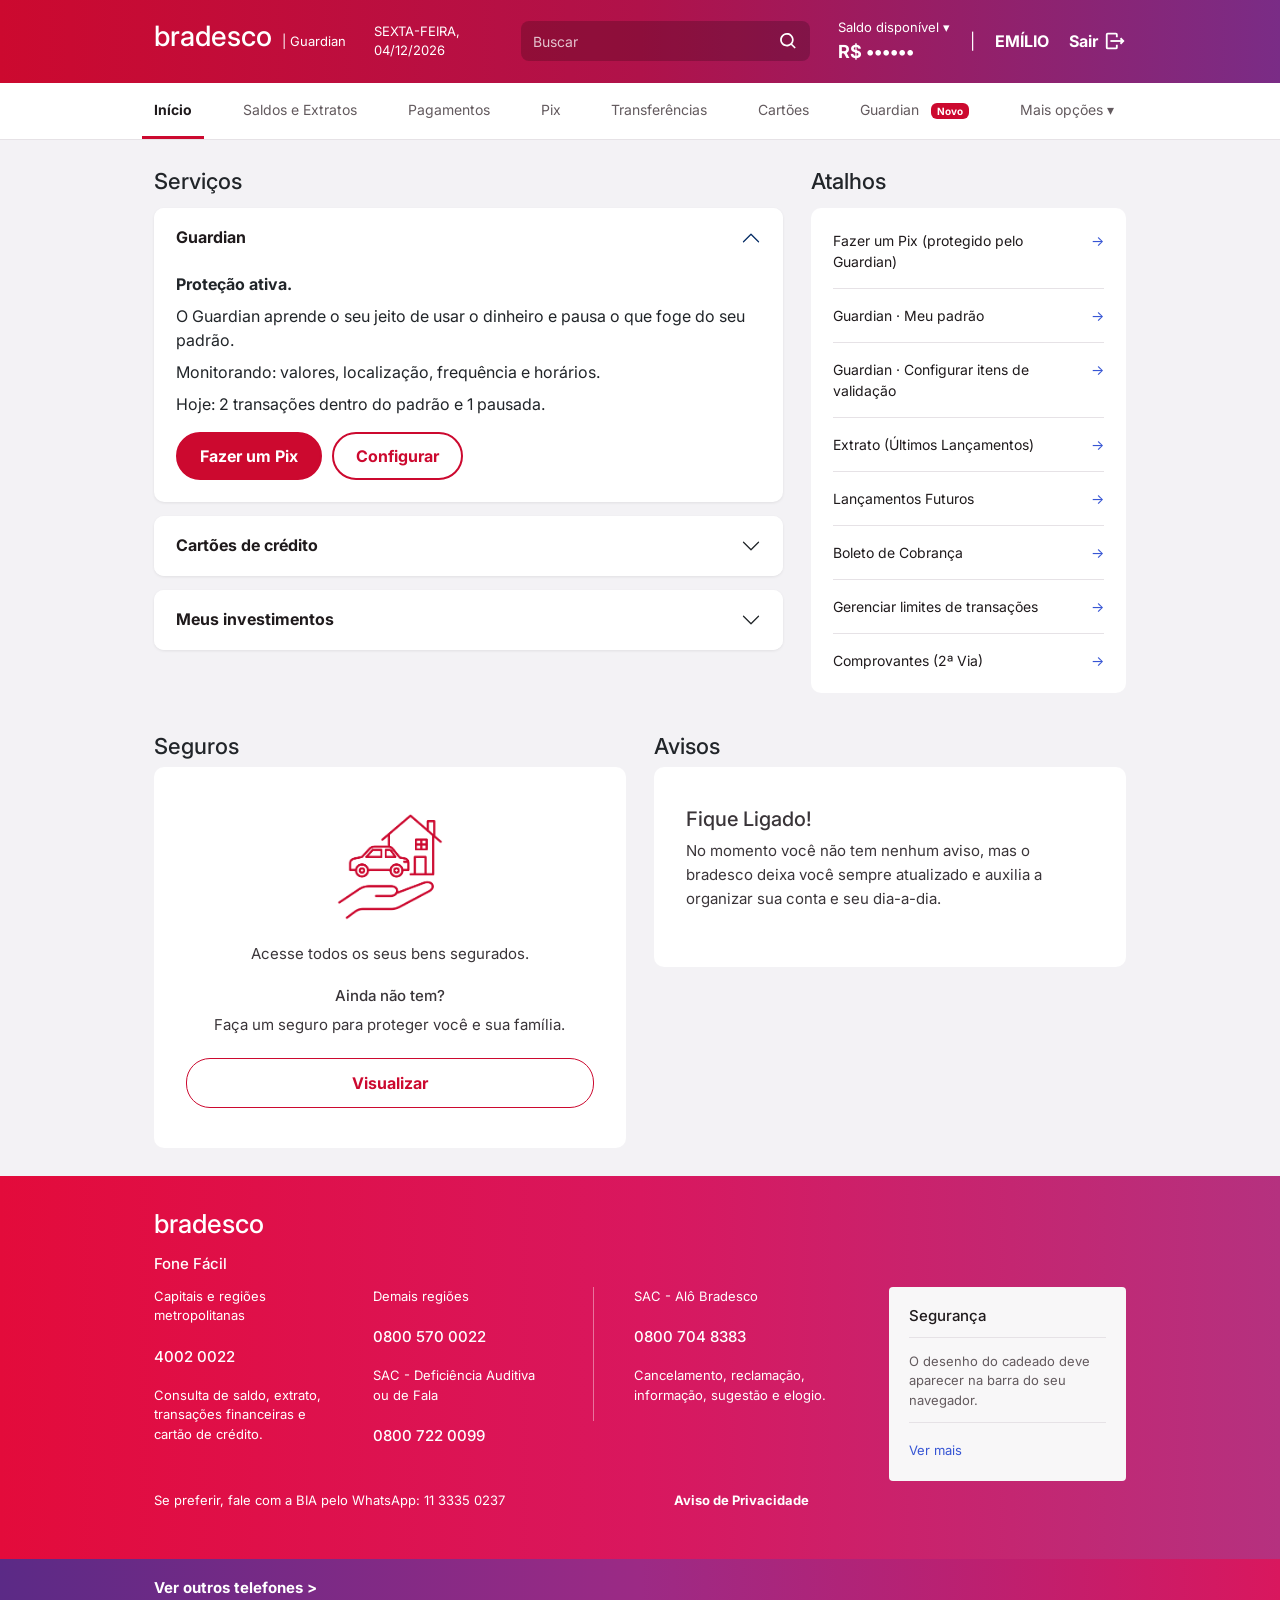
<file: index.html>
<!DOCTYPE html>
<html lang="pt-BR">

<head>
    <meta charset="UTF-8">
    <meta name="viewport" content="width=device-width, initial-scale=1.0">
    <title>Bradesco | Guardian</title>
    <link href="https://fonts.googleapis.com/css2?family=Inter:wght@400;500;600;700;800&display=swap" rel="stylesheet">
    <link href="https://cdn.jsdelivr.net/npm/bootstrap@5.0.2/dist/css/bootstrap.min.css" rel="stylesheet"
        integrity="sha384-EVSTQN3/azprG1Anm3QDgpJLIm9Nao0Yz1ztcQTwFspd3yD65VohhpuuCOmLASjC" crossorigin="anonymous">
    <link rel="stylesheet" href="src/style/main.css">
</head>

<body class="home">
    <div class="topbar">
        <div class="title">
            <h1>bradesco</h1>
            <span class="partner">| Guardian</span>
        </div>
        <span class="data" id="today-data"></span>
        <label class="search">
            <input type="search" placeholder="Buscar" aria-label="Buscar">
            <svg class="icon" viewBox="-2.5 -2.5 24 24" aria-hidden="true">
                <path
                    d="M8 14A6 6 0 1 0 8 2a6 6 0 0 0 0 12zm6.32-1.094l3.58 3.58a1 1 0 1 1-1.415 1.413l-3.58-3.58a8 8 0 1 1 1.414-1.414z" />
            </svg>
        </label>
        <div class="balance">
            <button type="button" class="balance-button" onclick="changeBalance()">
                <span class="available-balance">Saldo disponível ▾</span>
                <span class="balance-amount" id="balance-amount">R$ ••••••</span>
            </button>
            <div class="user">
                <span>|</span>
                <span class="avatar">E</span>
                <span class="name">EMÍLIO</span>
                <button type="button" class="bell" aria-label="Notificações">
                    <svg class="icon icon-line" viewBox="0 0 24 24" aria-hidden="true">
                        <path d="M6 16V11a6 6 0 0 1 12 0v5l1.5 2h-15z"></path>
                        <path d="M10 20a2 2 0 0 0 4 0"></path>
                    </svg>
                </button>
                <button type="button" class="exit">
                    Sair
                    <svg class="icon icon-line" viewBox="0 0 24 24" aria-hidden="true">
                        <polyline points="18 9 21 12 18 15"></polyline>
                        <line x1="21" y1="12" x2="7" y2="12"></line>
                        <path d="M14,16v3a1,1,0,0,1-1,1H4a1,1,0,0,1-1-1V5A1,1,0,0,1,4,4h9a1,1,0,0,1,1,1V8"></path>
                    </svg>
                </button>
            </div>
        </div>

    </div>
    <header class="button-navbar">
        <nav class="navbar">
            <a href="index.html" class="active">Início</a>
            <a href="">Saldos e Extratos</a>
            <a href="">Pagamentos</a>
            <a href="src/pages/pix.html">Pix</a>
            <a href="">Transferências</a>
            <a href="">Cartões</a>
            <a href="src/pages/guardian.html">Guardian <span class="new">Novo</span></a>
            <a href="">Mais opções ▾</a>
        </nav>
    </header>

    <main>
        <!-- só aparece no celular -->
        <section class="favorites">
            <h2 class="section-title">Favoritos</h2>
            <div class="fav-grid">
                <a href="#">
                    <span><svg class="fav-icon" viewBox="0 0 24 24">
                            <path d="M4 8h14l-3-3M20 16H6l3 3" />
                        </svg></span>
                    Transferências
                </a>
                <a href="src/pages/pix.html">
                    <span><svg class="fav-icon" viewBox="0 0 24 24">
                            <path d="M12 3l4 4-4 4-4-4zM12 13l4 4-4 4-4-4zM3 12l4-4M21 12l-4-4M3 12l4 4M21 12l-4 4" />
                        </svg></span>
                    Pix
                </a>
                <a href="#">
                    <span><svg class="fav-icon" viewBox="0 0 24 24">
                            <path d="M4 6v12M7 6v12M11 6v12M14 6v12M17 6v12M20 6v12" />
                        </svg></span>
                    Pagamentos
                </a>
                <a href="#">
                    <span><svg class="fav-icon" viewBox="0 0 24 24">
                            <rect x="3" y="6" width="18" height="12" rx="2" />
                            <path d="M3 10h18" />
                        </svg></span>
                    Cartões
                </a>
                <a href="src/pages/guardian.html" class="fav-guardian">
                    <span><svg class="fav-icon" viewBox="0 0 24 24">
                            <path d="M12 3l7 3v6c0 4.5-3 8-7 9-4-1-7-4.5-7-9V6z" />
                            <path d="M9 12l2 2 4-4" />
                        </svg></span>
                    Guardian
                </a>
                <a href="#">
                    <span><svg class="fav-icon" viewBox="0 0 24 24">
                            <path d="M4 18l5-6 4 3 7-8" />
                        </svg></span>
                    Investimentos
                </a>
                <a href="#">
                    <span><svg class="fav-icon" viewBox="0 0 24 24">
                            <circle cx="12" cy="12" r="8" />
                            <path
                                d="M14.5 9.5c-.5-1-1.5-1.5-2.5-1.5-1.5 0-2.5.8-2.5 2s1 1.7 2.5 2 2.5.8 2.5 2-1 2-2.5 2c-1 0-2-.5-2.5-1.5" />
                        </svg></span>
                    Empréstimos
                </a>
                <a href="#" class="fav-edit">
                    <span><svg class="fav-icon" viewBox="0 0 24 24">
                            <path d="M4 7h10M18 7h2M4 17h4M12 17h8" />
                            <circle cx="16" cy="7" r="2" />
                            <circle cx="10" cy="17" r="2" />
                        </svg></span>
                    Personalizar
                </a>
            </div>

            <a href="src/pages/guardian.html" class="promo">
                <span class="promo-img">
                    <svg viewBox="0 0 24 24">
                        <path d="M12 3l7 3v6c0 4.5-3 8-7 9-4-1-7-4.5-7-9V6z" />
                        <path d="M9 12l2 2 4-4" />
                    </svg>
                </span>
                <span class="promo-text">
                    <strong>Seu Pix agora tem o Guardian</strong>
                    <span>Proteção contra golpes que aprende o seu padrão</span>
                </span>
                <span class="promo-arrow">›</span>
            </a>
        </section>

        <div class="home-grid">
            <section>
                <h2 class="section-title">Serviços</h2>
                <div class="accordion accordion-flush" id="services">
                    <div class="accordion-item">
                        <h2 class="accordion-header" id="guardian-header">
                            <button class="accordion-button" type="button" data-bs-toggle="collapse"
                                data-bs-target="#guardian" aria-expanded="true" aria-controls="guardian">
                                Guardian
                            </button>
                        </h2>
                        <div id="guardian" class="accordion-collapse collapse show" aria-labelledby="guardian-header"
                            data-bs-parent="#services">
                            <div class="accordion-body">
                                <p><strong>Proteção ativa.</strong></p>
                                <p>O Guardian aprende o seu jeito de usar o dinheiro e pausa o que foge do seu padrão.
                                </p>
                                <p>Monitorando: valores, localização, frequência e horários.</p>
                                <p>Hoje: 2 transações dentro do padrão e 1 pausada.</p>
                                <div class="accordion-actions">
                                    <a href="src/pages/pix.html" class="btn-red">Fazer um Pix</a>
                                    <a href="src/pages/guardian.html" class="btn-outline">Configurar</a>
                                </div>
                            </div>
                        </div>
                    </div>
                    <div class="accordion-item">
                        <h2 class="accordion-header" id="cards-header">
                            <button class="accordion-button collapsed" type="button" data-bs-toggle="collapse"
                                data-bs-target="#cards" aria-expanded="false" aria-controls="cards">
                                Cartões de crédito
                            </button>
                        </h2>
                        <div id="cards" class="accordion-collapse collapse" aria-labelledby="cards-header"
                            data-bs-parent="#services">
                            <div class="accordion-body">
                                <p><strong>Fatura atual: R$ 1.245,80</strong> · vence em 10/12</p>
                                <p>Limite disponível: R$ 3.754,20</p>
                                <p>Use o cartão virtual para compras on-line com mais segurança.</p>
                                <div class="accordion-actions">
                                    <a href="#" class="btn-red">Ver fatura</a>
                                    <a href="#" class="btn-outline">Cartão virtual</a>
                                </div>
                            </div>
                        </div>
                    </div>

                    <div class="accordion-item">
                        <h2 class="accordion-header" id="investments-header">
                            <button class="accordion-button collapsed" type="button" data-bs-toggle="collapse"
                                data-bs-target="#investments" aria-expanded="false" aria-controls="investments">
                                Meus investimentos
                            </button>
                        </h2>
                        <div id="investments" class="accordion-collapse collapse" aria-labelledby="investments-header"
                            data-bs-parent="#services">
                            <div class="accordion-body">
                                <p><strong>Total investido: R$ 8.920,00</strong></p>
                                <p>Rendimento no mês: R$ 74,30</p>
                                <p>Conheça opções de investimento de acordo com o seu perfil.</p>
                                <div class="accordion-actions">
                                    <a href="#" class="btn-red">Ver investimentos</a>
                                    <a href="#" class="btn-outline">Investir</a>
                                </div>
                            </div>
                        </div>
                    </div>
                </div>
            </section>

            <section>
                <h2 class="section-title">Atalhos</h2>
                <div class="shortcuts">
                    <a href="src/pages/pix.html">Fazer um Pix (protegido pelo Guardian) <span>→</span></a>
                    <a href="src/pages/guardian.html">Guardian · Meu padrão <span>→</span></a>
                    <a href="src/pages/guardian.html">Guardian · Configurar itens de validação <span>→</span></a>
                    <a href="#">Extrato (Últimos Lançamentos) <span>→</span></a>
                    <a href="#">Lançamentos Futuros <span>→</span></a>
                    <a href="#">Boleto de Cobrança <span>→</span></a>
                    <a href="#">Gerenciar limites de transações <span>→</span></a>
                    <a href="#">Comprovantes (2ª Via) <span>→</span></a>
                </div>
            </section>
        </div>

        <div class="bottom-grid">
        <section class="last-cards">
            <div>
                <h2>Seguros</h2>
                <div class="text-cards">
                    <img src="src/assets/imgs/icone-seguro.png" alt="Seguros" width="80">
                    <p>Acesse todos os seus bens segurados.</p>
                    <h3>Ainda não tem?</h3>
                    <p>Faça um seguro para proteger você e sua família.</p>
                    <a href="#" class="card-button">Visualizar</a>
                </div>
            </div>
        </section>
        <section class="last-cards">
            <div>
                <h2>Avisos</h2>
                <div class="text-cards-second">
                    <h3>Fique Ligado!</h3>
                    <p>No momento você não tem nenhum aviso, mas o bradesco deixa você sempre atualizado e auxilia a organizar sua conta e seu dia-a-dia.</p>
                </div>
            </div>

        </section>
    </div>
    </main>

    <footer>
        <div class="title-footer">
            <h2>bradesco</h2>
            <h4>Fone Fácil</h4>
            <div class="columns">
                <div class="first-column">
                    <p>Capitais e regiões metropolitanas</p>
                    <h4>4002 0022</h4>
                    <p>Consulta de saldo, extrato, transações financeiras e cartão de crédito.</p>
                </div>
                <div class="second-column">
                    <p>Demais regiões</p>
                    <h4>0800 570 0022</h4>
                    <p>SAC - Deficiência Auditiva ou de Fala</p>
                    <h4>0800 722 0099</h4>
                </div>
                <div class="third-column">
                    <p>SAC - Alô Bradesco</p>
                    <h4>0800 704 8383</h4>
                    <p>Cancelamento, reclamação, informação, sugestão e elogio.</p>
                </div>
                <div class="card-column">
                    <h4>Segurança</h4>
                    <p>O desenho do cadeado deve aparecer na barra do seu navegador.</p>
                    <a href="#">Ver mais</a>
                </div>
            </div>

            <div class="footer-links">
                <p>Se preferir, fale com a BIA pelo WhatsApp: 11 3335 0237</p>
                <a href="#">Aviso de Privacidade</a>
            </div>
        </div>

        <div class="fourth-column">
            <a href="#">Ver outros telefones &gt;</a>
        </div>
    </footer>

    <script src="src/script/main.js"></script>
    <script src="https://cdn.jsdelivr.net/npm/bootstrap@5.0.2/dist/js/bootstrap.bundle.min.js"
        integrity="sha384-MrcW6ZMFYlzcLA8Nl+NtUVF0sA7MsXsP1UyJoMp4YLEuNSfAP+JcXn/tWtIaxVXM"
        crossorigin="anonymous"></script>
</body>

</html>
</file>
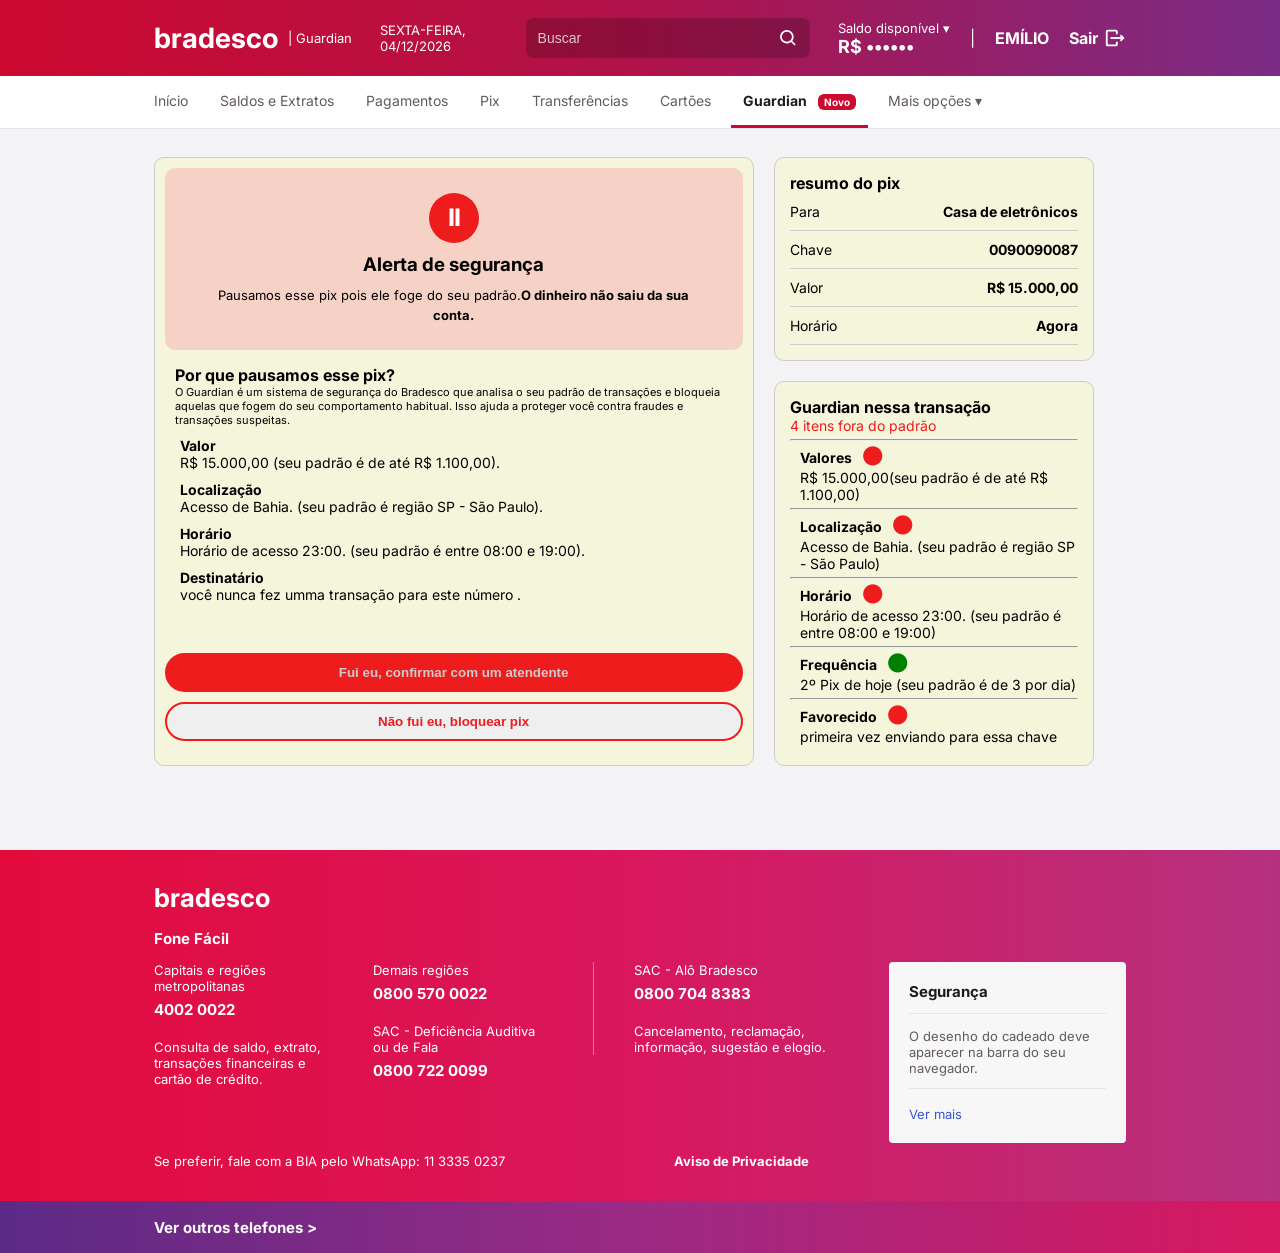
<file: src/pages/guardian.html>
<!DOCTYPE html>
<html lang="pt-BR">

<head>
    <meta charset="UTF-8">
    <meta name="viewport" content="width=device-width, initial-scale=1.0">
    <title>Bradesco | Guardian</title>
    <link href="https://fonts.googleapis.com/css2?family=Inter:wght@400;500;600;700;800&display=swap" rel="stylesheet">
    <link rel="stylesheet" href="../style/main.css">
    <link rel="stylesheet" href="../style/guardian.css">
</head>

<body>
    <div class="topbar">
        <div class="title">
            <h1>bradesco</h1>
            <span class="partner">| Guardian</span>
        </div>
        <span class="data" id="today-data"></span>
        <label class="search">
            <input type="search" placeholder="Buscar" aria-label="Buscar">
            <svg class="icon" viewBox="-2.5 -2.5 24 24" aria-hidden="true">
                <path
                    d="M8 14A6 6 0 1 0 8 2a6 6 0 0 0 0 12zm6.32-1.094l3.58 3.58a1 1 0 1 1-1.415 1.413l-3.58-3.58a8 8 0 1 1 1.414-1.414z" />
            </svg>
        </label>
        <div class="balance">
            <button type="button" class="balance-button" onclick="changeBalance()">
                <span class="available-balance">Saldo disponível ▾</span>
                <span class="balance-amount" id="balance-amount">R$ ••••••</span>
            </button>

            <div class="user">
                <span>|</span>
                <span class="name">EMÍLIO</span>
                <button type="button" class="exit">
                    Sair
                    <svg class="icon icon-line" viewBox="0 0 24 24" aria-hidden="true">
                        <polyline points="18 9 21 12 18 15"></polyline>
                        <line x1="21" y1="12" x2="7" y2="12"></line>
                        <path d="M14,16v3a1,1,0,0,1-1,1H4a1,1,0,0,1-1-1V5A1,1,0,0,1,4,4h9a1,1,0,0,1,1,1V8"></path>
                    </svg>
                </button>
            </div>
        </div>

    </div>
    <header class="button-navbar">
        <nav class="navbar">
            <a href="../../index.html">Início</a>
            <a href="">Saldos e Extratos</a>
            <a href="">Pagamentos</a>
            <a href="pix.html">Pix</a>
            <a href="">Transferências</a>
            <a href="">Cartões</a>
            <a href="guardian.html" class="active">Guardian <span class="new">Novo</span></a>
            <a href="">Mais opções ▾</a>
        </nav>
    </header>
    
    <!-- conteúdo principal da página -->
    <main>

        <div class="conteudo"> 

            <!-- seção de aleta de segurança,explicando o porque o pix foi bloqueado -->
            <section class="pix-bloqueado">

                <!-- alerta de que o pix foi bloqueado por entrar nos padrões de transação suspeita do guardian -->
                <section class="area-alerta">
                    <div>
                        <h2>⏸</h2>
                        <h3>Alerta de segurança</h3>
                        <p>Pausamos esse pix pois ele foge do seu padrão.<strong>O dinheiro não saiu da sua conta.</strong></p>
                    </div>
                </section>

                <div class="porque-pausamos">
                    <h1>Por que pausamos esse pix?</h1>
                    <p id="guardian-explicacao">O Guardian é um sistema de segurança do Bradesco que analisa o seu padrão de transações e bloqueia aquelas que fogem do seu comportamento habitual. Isso ajuda a proteger você contra fraudes e transações suspeitas.</p>
                    <h2>Valor</h2>
                    <p>R$ 15.000,00 (seu padrão é de até R$ 1.100,00).</p>
                    <h2>Localização</h2>
                    <p>Acesso de Bahia. (seu padrão é região SP - São Paulo).</p>
                    <h2>Horário</h2>
                    <p>Horário de acesso 23:00. (seu padrão é entre 08:00 e 19:00).</p>
                    <h2>Destinatário</h2>
                    <p>você nunca fez umma transação para este número .</p>
                </div>

                <div class="botao-atendente">
                    <button type="button" class="confirmar">Fui eu, confirmar com um atendente</button>
                    <button type="button" class="bloquear">Não fui eu, bloquear pix</button>
                </div>


            </section>


            <!-- seção lateral com resumo do pix bloqueado, e no que o guardian agiu -->
            <section>

                <aside  class="painel-lateral">
                    <!-- seção de resumo do pix que foi bloqueado -->
                    <section class="resumo-pix">
                        <h1>resumo do pix</h1>
                            <div class="linha-resumo">
                                <span>Para</span>
                                <strong>Casa de eletrônicos</strong>
                            </div>

                            <div class="linha-resumo">
                                <span>Chave</span>
                                <strong>0090090087</strong>
                            </div>

                            <div class="linha-resumo">
                                <span>Valor</span>
                                <strong>R$ 15.000,00</strong>
                            </div>

                            <div class="linha-resumo">
                                <span>Horário</span>
                                <strong>Agora</strong>
                            </div>
                    </section>

                    <!-- seção da explicação da ação do guardian em cima desse pix -->
                    <section class="acao-guardian">
                        <h1>Guardian nessa transação</h1>
                        <p id="itens-fora-padrao">4 itens fora do padrão</p>
                        <hr>
                        <div class="titulo-validacao">
                            <h2>Valores</h2>
                            <p id="foraPadrao">⬤</p>
                        </div>
                        <p>R$ 15.000,00(seu padrão é de até R$ 1.100,00)</p>
                        <hr>

                        <div class="titulo-validacao">
                            <h2>Localização</h2>
                            <p id="foraPadrao">⬤</p>
                        </div>
                        <p>Acesso de Bahia. (seu padrão é região SP - São Paulo)</p>
                        <hr>

                        <div class="titulo-validacao">
                            <h2>Horário</h2>
                            <p id="foraPadrao">⬤</p>
                        </div>
                        <p>Horário de acesso 23:00. (seu padrão é entre 08:00 e 19:00)</p>
                        <hr>

                        <div class="titulo-validacao">
                            <h2>Frequência</h2>
                            <p id="dentroPadrao">⬤</p>
                        </div>
                        <p>2º Pix de hoje (seu padrão é de 3 por dia)</p>
                        <hr>

                        <div class="titulo-validacao">
                            <h2>Favorecido</h2>
                            <p id="foraPadrao">⬤</p>
                        </div>
                        <p>primeira vez enviando para essa chave</p>
                    </section>
                </aside>

            </section>     

        </div>    
    </main>

    <main>
        
    </main>

    <footer>
        <div class="title-footer">
            <h2>bradesco</h2>
            <h4>Fone Fácil</h4>
            <div class="columns">
                <div class="first-column">
                    <p>Capitais e regiões metropolitanas</p>
                    <h4>4002 0022</h4>
                    <p>Consulta de saldo, extrato, transações financeiras e cartão de crédito.</p>
                </div>
                <div class="second-column">
                    <p>Demais regiões</p>
                    <h4>0800 570 0022</h4>
                    <p>SAC - Deficiência Auditiva ou de Fala</p>
                    <h4>0800 722 0099</h4>
                </div>
                <div class="third-column">
                    <p>SAC - Alô Bradesco</p>
                    <h4>0800 704 8383</h4>
                    <p>Cancelamento, reclamação, informação, sugestão e elogio.</p>
                </div>
                <div class="card-column">
                    <h4>Segurança</h4>
                    <p>O desenho do cadeado deve aparecer na barra do seu navegador.</p>
                    <a href="#">Ver mais</a>
                </div>
            </div>

            <div class="footer-links">
                <p>Se preferir, fale com a BIA pelo WhatsApp: 11 3335 0237</p>
                <a href="#">Aviso de Privacidade</a>
            </div>
        </div>

        <div class="fourth-column">
            <a href="#">Ver outros telefones &gt;</a>
        </div>
    </footer>

    <script src="../script/main.js"></script>
</body>

</html>
</file>
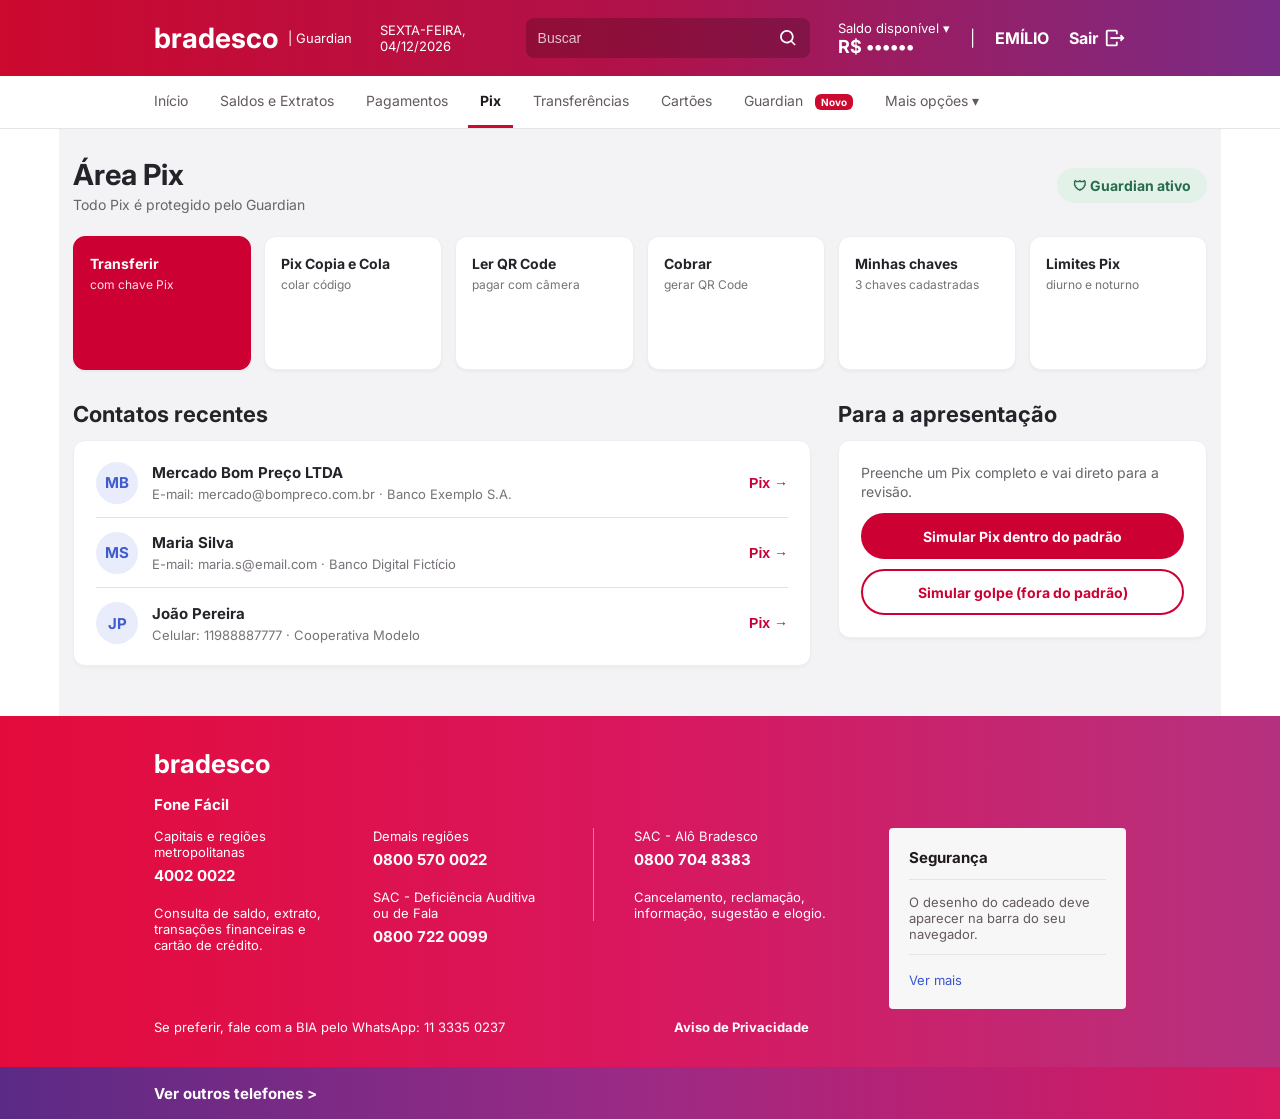
<file: src/pages/pix.html>
<!DOCTYPE html>
<html lang="pt-BR">

<head>
    <meta charset="UTF-8">
    <meta name="viewport" content="width=device-width, initial-scale=1.0">
    <title>Bradesco | Guardian</title>
    <link href="https://fonts.googleapis.com/css2?family=Inter:wght@400;500;600;700;800&display=swap" rel="stylesheet">
    <link rel="stylesheet" href="../style/main.css">
    <link rel="stylesheet" href="../style/pix.css">
</head>

<body>
    <div class="topbar">
        <div class="title">
            <h1>bradesco</h1>
            <span class="partner">| Guardian</span>
        </div>
        <span class="data" id="today-data"></span>
        <label class="search">
            <input type="search" placeholder="Buscar" aria-label="Buscar">
            <svg class="icon" viewBox="-2.5 -2.5 24 24" aria-hidden="true">
                <path
                    d="M8 14A6 6 0 1 0 8 2a6 6 0 0 0 0 12zm6.32-1.094l3.58 3.58a1 1 0 1 1-1.415 1.413l-3.58-3.58a8 8 0 1 1 1.414-1.414z" />
            </svg>
        </label>
        <div class="balance">
            <button type="button" class="balance-button" onclick="changeBalance()">
                <span class="available-balance">Saldo disponível ▾</span>
                <span class="balance-amount" id="balance-amount">R$ ••••••</span>
            </button>

            <div class="user">
                <span>|</span>
                <span class="name">EMÍLIO</span>
                <button type="button" class="exit">
                    Sair
                    <svg class="icon icon-line" viewBox="0 0 24 24" aria-hidden="true">
                        <polyline points="18 9 21 12 18 15"></polyline>
                        <line x1="21" y1="12" x2="7" y2="12"></line>
                        <path d="M14,16v3a1,1,0,0,1-1,1H4a1,1,0,0,1-1-1V5A1,1,0,0,1,4,4h9a1,1,0,0,1,1,1V8"></path>
                    </svg>
                </button>
            </div>
        </div>

    </div>
    <header class="button-navbar">
        <nav class="navbar">
            <a href="../../index.html">Início</a>
            <a href="">Saldos e Extratos</a>
            <a href="">Pagamentos</a>
            <a href="pix.html" class="active">Pix</a>
            <a href="">Transferências</a>
            <a href="">Cartões</a>
            <a href="guardian.html">Guardian <span class="new">Novo</span></a>
            <a href="">Mais opções ▾</a>
        </nav>
    </header>

    <main class="pix-container">

    <section class="pix-header">
        <div>
            <h1>Área Pix</h1>
            <p>Todo Pix é protegido pelo Guardian</p>
        </div>

        <span class="guardian-status">
            🛡 Guardian ativo
        </span>
    </section>

    <section class="pix-options">

        <button type="button" data-acao="transferir" class="pix-card active">
            
            <h3>Transferir</h3>
            <p>com chave Pix</p>
        </button>

        <button type="button" data-acao="copia-cola" class="pix-card">
            
            <h3>Pix Copia e Cola</h3>
            <p>colar código</p>
        </button>

        <button type="button" data-acao="qrcode" class="pix-card">
          
            <h3>Ler QR Code</h3>
            <p>pagar com câmera</p>
        </button>

        <button type="button" data-acao="cobrar" class="pix-card">
            
            <h3>Cobrar</h3>
            <p>gerar QR Code</p>
        </button>

        <button type="button" data-acao="chaves" class="pix-card">
          
            <h3>Minhas chaves</h3>
            <p>3 chaves cadastradas</p>
        </button>

        <button type="button" data-acao="limites" class="pix-card">
            
            <h3>Limites Pix</h3>
            <p>diurno e noturno</p>
        </button>

    </section>

    <section class="pix-content">

        <div class="contacts-section">

            <h2>Contatos recentes</h2>

            <div class="contacts-list">

                <article class="contact">
                    <div class="contact-avatar">MB</div>

                    <div class="contact-info">
                        <h3>Mercado Bom Preço LTDA</h3>
                        <p>E-mail: mercado@bompreco.com.br · Banco Exemplo S.A.</p>
                    </div>

                    <button type="button" class="contact-pix">
                        Pix →
                    </button>
                </article>

                <article class="contact">
                    <div class="contact-avatar">MS</div>

                    <div class="contact-info">
                        <h3>Maria Silva</h3>
                        <p>E-mail: maria.s@email.com · Banco Digital Fictício</p>
                    </div>

                    <button type="button" class="contact-pix">
                        Pix →
                    </button>
                </article>

                <article class="contact">
                    <div class="contact-avatar">JP</div>

                    <div class="contact-info">
                        <h3>João Pereira</h3>
                        <p>Celular: 11988887777 · Cooperativa Modelo</p>
                    </div>

                    <button type="button" class="contact-pix">
                        Pix →
                    </button>
                </article>

            </div>
        </div>

        <aside class="presentation-section">

            <h2>Para a apresentação</h2>

            <div class="presentation-card">

                <p>
                    Preenche um Pix completo e vai direto para a revisão.
                </p>

                <button type="button" class="btn-normal">
                    Simular Pix dentro do padrão
                </button>

                <button type="button" class="btn-warning">
                    Simular golpe (fora do padrão)
                </button>

            </div>

        </aside>

    </section>

</main>

    <div class="modal" id="pix-modal" hidden>
        <div class="modal-box" role="dialog" aria-modal="true">
            <button type="button" class="modal-close" aria-label="Fechar">×</button>

            <form id="step-form" class="modal-step" hidden>
                <h2 id="form-title">Transferir com chave Pix</h2>

                <label class="modal-field">
                    <span>Chave Pix ou código</span>
                    <input type="text" id="pix-chave" required>
                </label>

                <label class="modal-field">
                    <span>Valor em R$</span>
                    <input type="number" id="pix-valor" min="0.01" step="0.01" required>
                </label>

                <label class="modal-field">
                    <span>Descrição (opcional)</span>
                    <input type="text" id="pix-desc">
                </label>

                <button type="submit" class="btn-normal">Continuar</button>
            </form>

            <div id="step-review" class="modal-step" hidden>
                <h2>Revise o Pix</h2>

                <dl class="review-list">
                    <dt>Para</dt>
                    <dd id="review-nome"></dd>
                    <dt>Chave</dt>
                    <dd id="review-chave"></dd>
                    <dt>Valor</dt>
                    <dd id="review-valor"></dd>
                    <dt>Descrição</dt>
                    <dd id="review-desc"></dd>
                </dl>

                <div id="guardian-alert" class="guardian-alert"></div>

                <button type="button" class="btn-normal" id="btn-confirmar">Confirmar Pix</button>
                <button type="button" class="btn-warning" id="btn-voltar">Voltar e editar</button>
            </div>

            <div id="step-done" class="modal-step" hidden>
                <h2 id="done-title"></h2>
                <p id="done-text" class="done-text"></p>
                <button type="button" class="btn-normal" id="btn-fechar">Fechar</button>
            </div>
        </div>
    </div>

    <footer>
        <div class="title-footer">
            <h2>bradesco</h2>
            <h4>Fone Fácil</h4>
            <div class="columns">
                <div class="first-column">
                    <p>Capitais e regiões metropolitanas</p>
                    <h4>4002 0022</h4>
                    <p>Consulta de saldo, extrato, transações financeiras e cartão de crédito.</p>
                </div>
                <div class="second-column">
                    <p>Demais regiões</p>
                    <h4>0800 570 0022</h4>
                    <p>SAC - Deficiência Auditiva ou de Fala</p>
                    <h4>0800 722 0099</h4>
                </div>
                <div class="third-column">
                    <p>SAC - Alô Bradesco</p>
                    <h4>0800 704 8383</h4>
                    <p>Cancelamento, reclamação, informação, sugestão e elogio.</p>
                </div>
                <div class="card-column">
                    <h4>Segurança</h4>
                    <p>O desenho do cadeado deve aparecer na barra do seu navegador.</p>
                    <a href="#">Ver mais</a>
                </div>
            </div>

            <div class="footer-links">
                <p>Se preferir, fale com a BIA pelo WhatsApp: 11 3335 0237</p>
                <a href="#">Aviso de Privacidade</a>
            </div>
        </div>

        <div class="fourth-column">
            <a href="#">Ver outros telefones &gt;</a>
        </div>
    </footer>

    <script src="../script/main.js"></script>
    <script src="../script/pix.js"></script>




</body>

</html>
</file>
<file: src/style/main.css>
* {
    margin: 0;
    padding: 0;
    box-sizing: border-box;
}

body {
    min-height: 100vh;
    display: flex;
    flex-direction: column;
    font-family: Inter, sans-serif;
}

a {
    text-decoration: none;
}

/* ---------- Top Menu ---------- */
.topbar {
    background: linear-gradient(90deg, #CC092F, #B0124A, #7A2C86);
    color: white;
    padding: 18px 12%;
    display: flex;
    align-items: center;
    gap: 28px;
}

.icon {
    width: 22px;
    height: 22px;
    fill: white;
}

.icon-line {
    fill: none;
    stroke: white;
    stroke-width: 2;
}

.title,
.balance,
.user,
.exit {
    display: flex;
    align-items: center;
    gap: 20px;
}

.title {
    gap: 10px;
}

.title h1 {
    font-size: 28px;
}

.partner,
.data,
.available-balance {
    font-size: 13px;
}

.search {
    display: flex;
    align-items: center;
    width: 380px;
    padding: 0 12px;
    background: rgba(0, 0, 0, 0.2);
    border-radius: 8px;
}

.search:focus-within {
    outline: 2px solid white;
}

.search input {
    width: 100%;
    height: 40px;
    border: none;
    background: none;
    color: white;
    font-size: 14px;
    outline: none;
}

.search input::placeholder {
    color: rgba(255, 255, 255, 0.75);
}

.balance {
    margin-left: auto;
}

.topbar button {
    border: none;
    background: none;
    color: white;
    font-family: inherit;
    font-size: 16px;
    cursor: pointer;
}

.balance-button {
    display: flex;
    flex-direction: column;
    align-items: flex-start;
}

.balance-amount,
.name,
.exit {
    font-weight: bold;
}

.balance-amount {
    font-size: 18px;
}

.exit {
    gap: 6px;
}

/* ---------- Menu ---------- */
.navbar {
    background: white;
    border-bottom: 1px solid #E6E2E6;
    padding: 0 12%;
    display: flex;
    gap: 8px;
}

.navbar a {
    padding: 16px 12px;
    color: #635A5E;
    font-size: 14px;
    border-bottom: 3px solid transparent;
}

.navbar a:first-child {
    margin-left: -12px;
}

.navbar a:hover,
.navbar a.active {
    color: #1F1A1C;
}

.navbar a.active {
    font-weight: bold;
    border-bottom-color: #CC092F;
}

.new {
    background: #CC092F;
    color: white;
    font-size: 10px;
    font-weight: bold;
    padding: 2px 6px;
    margin-left: 8px;
    border-radius: 6px;
}

/* ---------- Main ---------- */
main {
    flex: 1;
    padding: 28px 12%;
    background: #F3F2F5;
}

.home-grid {
    display: grid;
    grid-template-columns: 2fr 1fr;
    gap: 28px;
    align-items: stretch;
}

.home-grid section {
    display: flex;
    flex-direction: column;
}

.section-title {
    font-size: 22px;
    margin-bottom: 14px;
}

.shortcuts {
    flex: 1;
    background: white;
    border-radius: 10px;
    padding: 6px 22px;
}

.shortcuts a {
    display: flex;
    justify-content: space-between;
    padding: 16px 0;
    border-bottom: 1px solid #E6E2E6;
    color: #1F1A1C;
    font-size: 14px;
}

.shortcuts a:last-child {
    border-bottom: none;
}

.shortcuts a:hover {
    color: #CC092F;
}

.shortcuts span {
    color: #3655D4;
}

/* ---------- Acordeão ---------- */
.accordion-flush .accordion-item {
    border: none;
    border-radius: 10px;
    margin-bottom: 14px;
    overflow: hidden;
    box-shadow: 0 1px 3px rgba(0, 0, 0, 0.08);
}

.accordion-button,
.accordion-button:not(.collapsed) {
    padding: 20px 22px;
    font-weight: bold;
    background: white;
    color: #1F1A1C;
    box-shadow: none;
}

.accordion-button:focus {
    box-shadow: none;
}

.accordion-body {
    padding: 4px 22px 22px;
    min-height: 215px;
}

.accordion-body p {
    margin-bottom: 8px;
}

.accordion-actions {
    display: flex;
    gap: 10px;
    margin-top: 16px;
}

.btn-red,
.btn-outline {
    padding: 10px 22px;
    border-radius: 24px;
    border: 2px solid #CC092F;
    font-weight: bold;
}

.btn-red,
.btn-red:hover {
    background: #CC092F;
    color: white;
}

.btn-outline,
.btn-outline:hover {
    background: white;
    color: #CC092F;
}

/* ---------- Cards ---------- */
.bottom-grid {
    display: grid;
    grid-template-columns: repeat(2, 1fr);
    gap: 28px;
    align-items: stretch;
    margin-top: 40px;
}

.bottom-grid section {
    display: flex;
    flex-direction: column;
}

.text-cards,
.text-cards-second {
    flex: 1;
}

.last-cards {
    display: flex;
    gap: 10px;
}

.last-cards h2 {
    font-size: 22px;
}

.text-cards {
    display: flex;
    flex-direction: column;
    align-items: center;
    text-align: center;
    background: white;
    border-radius: 10px;
    padding: 40px 32px;
    color: #3A3539;
}

.text-cards-second {
    background: white;
    border-radius: 10px;
    padding: 40px 32px;
    color: #3A3539;
}

.text-cards img {
    width: 110px;
    margin-bottom: 20px;
}

.text-cards p {
    font-size: 15px;
    line-height: 1.6;
}

.text-cards h3 {
    font-size: 15px;
    margin-top: 5px;
}

.text-cards-second h3 {
    font-size: 20px;
}

.text-cards-second p {
    font-size: 15px;
    line-height: 1.6;
}

.card-button {
    width: 100%;
    margin-top: 5px;
    padding: 12px;
    border: 1.5px solid #CC092F;
    border-radius: 24px;
    color: #CC092F;
    font-weight: bold;
    transition: .2s ease;
}

.card-button:hover {
    background: #FBE3E8;
    color: #000000;
}

/* ---------- Rodapé ---------- */
footer {
    color: white;
}

.title-footer {
    background: linear-gradient(90deg, #E30B3B, #D9175E, #B5317F);
    padding: 32px 12%;
}

.title-footer h2 {
    font-size: 26px;
    margin-bottom: 16px;
}

.columns {
    display: flex;
    align-items: flex-start;
    gap: 40px;
    margin-top: 14px;
}

.first-column,
.second-column,
.third-column {
    display: flex;
    flex-direction: column;
    gap: 6px;
    width: 200px;
}

.third-column {
    border-left: 1px solid rgba(255, 255, 255, 0.4);
    padding-left: 40px;
    width: 280px;
}

footer h4 {
    font-size: 15px;
    margin-bottom: 14px;
}

footer p,
footer a {
    font-size: 13px;
}

footer a {
    color: white;
    font-weight: bold;
}

.card-column {
    margin-left: auto;
    width: 260px;
    padding: 20px;
    background: #F8F7F8;
    color: #1F1A1C;
    border-radius: 4px;
}

.card-column h4,
.card-column p {
    padding-bottom: 12px;
    border-bottom: 1px solid #E6E2E6;
}

.card-column p {
    color: #635A5E;
    margin-bottom: 14px;
}

.card-column a {
    color: #3655D4;
    font-weight: normal;
}

.footer-links {
    display: flex;
    margin-top: 10px;
}

.footer-links p {
    width: 520px;
}

.fourth-column {
    background: linear-gradient(90deg, #5B2A86, #9C2A85, #D9175E);
    padding: 16px 12%;
}

.fourth-column a {
    font-size: 15px;
}

/* ---------- Responsivo ---------- */
.title,
.partner,
.balance-button,
.navbar a {
    white-space: nowrap;
}

/* tablet */
@media (max-width: 1100px) {
    .topbar {
        flex-wrap: wrap;
        gap: 14px 24px;
    }

    .search {
        order: 3;
        width: 100%;
    }

    .navbar {
        overflow-x: auto;
    }

    .columns {
        flex-wrap: wrap;
    }

    .card-column {
        margin-left: 0;
    }
}

@media (max-width: 900px) {
    .home-grid {
        grid-template-columns: 1fr;
    }

    .accordion-body {
        min-height: auto;
    }
}

/* celular */
@media (max-width: 600px) {

    .topbar,
    .navbar,
    main,
    .title-footer,
    .fourth-column {
        padding-left: 5%;
        padding-right: 5%;
    }

    .title h1 {
        font-size: 24px;
    }

    .title,
    .data,
    .user>span:first-child {
        display: none;
    }

    .balance {
        gap: 14px;
    }

    .accordion-actions {
        flex-wrap: wrap;
    }

    .columns,
    .footer-links {
        flex-direction: column;
        gap: 20px;
    }

    .first-column,
    .second-column,
    .third-column,
    .card-column,
    .footer-links p {
        width: 100%;
    }

    .third-column {
        border-left: none;
        padding-left: 0;
        padding-top: 20px;
        border-top: 1px solid rgba(255, 255, 255, 0.4);
    }
}

.extract,
.avatar,
.bell,
.favorites {
    display: none;
}

@media (max-width: 600px) {
    .topbar {
        padding-top: 24px;
        padding-bottom: 36px;
        border-radius: 0 0 50% 50% / 0 0 28px 28px;
    }

    .balance {
        display: contents;
    }

    .user {
        order: 1;
        width: 100%;
        gap: 12px;
    }

    .avatar {
        display: flex;
        align-items: center;
        justify-content: center;
        width: 36px;
        height: 36px;
        border-radius: 50%;
        background: white;
        color: #CC092F;
        font-weight: bold;
    }

    .name {
        flex: 1;
        font-size: 15px;
    }

    .bell {
        display: block;
    }

    .balance-button {
        order: 2;
    }

    .extract {
        display: block;
        order: 2;
        margin-left: auto;
        color: white;
        font-size: 13px;
        font-weight: bold;
        text-decoration: underline;
    }

    .search {
        order: 3;
        border-radius: 22px;
    }

    .home .button-navbar {
        display: none;
    }

    .favorites {
        display: block;
        margin-bottom: 28px;
    }

    .fav-grid {
        display: grid;
        grid-template-columns: repeat(4, 1fr);
        gap: 16px 8px;
        margin-bottom: 24px;
    }

    .fav-grid a {
        display: flex;
        flex-direction: column;
        align-items: center;
        gap: 6px;
        color: #1F1A1C;
        font-size: 11px;
        text-align: center;
    }

    .fav-grid a>span {
        display: flex;
        align-items: center;
        justify-content: center;
        width: 56px;
        height: 56px;
        border-radius: 16px;
        background: white;
        box-shadow: 0 2px 6px rgba(0, 0, 0, 0.08);
    }

    .fav-icon {
        width: 26px;
        height: 26px;
        fill: none;
        stroke: #CC092F;
        stroke-width: 1.8;
        stroke-linecap: round;
        stroke-linejoin: round;
    }

    .fav-guardian>span {
        outline: 2px solid #CC092F;
    }

    .fav-edit {
        color: #3655D4 !important;
    }

    .fav-edit .fav-icon {
        stroke: #3655D4;
    }

    .promo {
        display: flex;
        align-items: center;
        gap: 14px;
        overflow: hidden;
        background: white;
        border-radius: 12px;
        box-shadow: 0 2px 6px rgba(0, 0, 0, 0.08);
        color: #1F1A1C;
    }

    .promo-img {
        display: flex;
        align-items: center;
        justify-content: center;
        width: 90px;
        height: 100px;
        flex-shrink: 0;
        background: linear-gradient(135deg, #CC092F, #7A2C86);
    }

    .promo-img svg {
        width: 42px;
        height: 42px;
        fill: none;
        stroke: white;
        stroke-width: 1.8;
    }

    .promo-text {
        display: flex;
        flex-direction: column;
        gap: 4px;
        flex: 1;
    }

    .promo-text strong {
        font-size: 14px;
    }

    .promo-text span {
        font-size: 12px;
        color: #635A5E;
    }

    .promo-arrow {
        padding-right: 14px;
        font-size: 24px;
        color: #3655D4;
    }
}
</file>
<file: src/style/guardian.css>
/* coloca tudo dentro de uma seção para poder organizar os itens na posição desejada */
.conteudo {
    display:flex;
    gap: 20px;
}

.pix-bloqueado {
    width: 600px;
    height: auto;
    color: black;
    background-color:beige;
    border-radius: 10px;
    border: 1px solid #ccc;
    padding: 10px;
}

.painel-lateral {
    width: 320px;
    display: flex;
    flex-direction: column;
    gap: 20px;
    flex-shrink: 0;
}


.area-alerta {
    height: auto;
    width: auto;
    background-color: #f5b1b181;
    padding: 10px;
    display:flex;
    gap: 20px;
    border-radius: 10px;
    padding: 25px;
    text-align: center;
}

.area-alerta div {
    display: flex;
    flex-direction: column;
    align-items: center;
    gap: 10px;
}

/* circulo de pause no alerta */
.area-alerta h2 {
    width: 50px; 
    height: 50px; 
    border-radius: 50%;
    display:flex;
    justify-content: center;
    align-items: center;
    background-color: #ee1c1c;
    line-height: 50px;
    color: white;
    margin: 0 auto; 
}

.area-alerta h3 {
    height: auto;
    width: auto;
    margin: 0;
    color: #000000;
    font-weight: bold;
}

.area-alerta p {
    margin: 0;
    color: #000000;
    font-size: 13px;
    text-align: center;
    line-height: 1.5;
    padding-left: 10px;
    padding-right: 10px;
}

.porque-pausamos {
    font-size: 14px;
    padding-bottom: 50px;
    text-align:left
}

.porque-pausamos h1 {
    font-size: 16px;
    margin-left:10px;
    margin-top: 15px;
}

#guardian-explicacao {
    font-size: 11px;
    margin-left: 10px;
}

.porque-pausamos h2 {
    font-size: 14px;
    margin-left: 15px;
    margin-top: 10px;
}

.porque-pausamos p {
    font-size: 14px;
    margin-left: 15px;
}

.botao-atendente {
    display: flex;
    justify-content: center; /* Centraliza na horizontal */
    flex-direction: column;
}

.confirmar {
    border-radius: 30px;
    border:2px solid;
    border-color: #ee1c1c;
    padding: 10px;
    background-color: #ee1c1c;
    color: #ccc;
    font-weight: 700;
    margin-bottom: 10px;
}

.bloquear {
    border-radius: 30px;
    border:2px solid;
    border-color: #ee1c1c;
    padding: 10px;
    color:#ee1c1c;
    font-weight: 700;
}


.resumo-pix {
    width: 320px;
    height: auto;
    background-color:beige;
    border-radius: 10px;
    border: 1px solid #ccc;
    padding: 15px;
    box-sizing: border-box;
    flex-shrink: 0;
    font-size: 14px;
}
.resumo-pix h1 {
    font-size: 16px;
}

.linha-resumo {
    display: flex;
    justify-content: space-between;
    align-items: center;
    gap: 10px;
    border-bottom: 1px solid #ccc;
    padding: 10px 0;
}

.acao-guardian {
    width: 320px;
    height: auto;
    background-color:beige;
    border-radius: 10px;
    border: 1px solid #ccc;
    padding: 15px;
    box-sizing: border-box;
    flex-shrink: 0;
    font-size: 14px;
}

.acao-guardian h1 {
    font-size: 16px;
}

#itens-fora-padrao {
    color:#ee1c1c;
    margin-left: 0px;
}

.acao-guardian h2 {
    font-size: 14px;
    margin-left: 10px;
    margin-top: 5px;
}

.acao-guardian p {
    font-size: 14px;
    margin-left: 10px;
    margin-bottom: 5px;
}

.titulo-validacao {
    display: flex;
    align-items: center;
}

#foraPadrao {
    color:#ee1c1c;
    padding-top: 6px;
    padding-left: 1px;
}

#dentroPadrao {
    color: green;
    padding-top: 6px;
    padding-left: 1px;
}

@media (max-width: 900px) {
    .conteudo {
        flex-direction: column;
    }

    .painel-lateral h1,
    .painel-lateral h2 {
        font-size: 20px;
    }
}
</file>
<file: src/style/pix.css>
.pix-container {
    width: 100%;
    max-width: 1162px;
    margin: 0 auto;
    padding: 28px 14px 50px;
    font-family: 'Inter', sans-serif;
    color: #252329;
}

.pix-header {
    display: flex;
    justify-content: space-between;
    align-items: center;
    margin-bottom: 23px;
}

.pix-header h1 {
    font-size: 29px;
    font-weight: 700;
    margin: 0 0 4px;
}

.pix-header p {
    font-size: 14px;
    color: #68646b;
    margin: 0;
}

.guardian-status {
    display: flex;
    align-items: center;
    gap: 8px;
    background: #e2f2e9;
    color: #286b4c;
    padding: 9px 16px;
    border-radius: 25px;
    font-size: 14px;
    font-weight: 700;
}


.pix-options {
    display: grid;
    grid-template-columns: repeat(6, minmax(0, 1fr));
    gap: 13px;
    margin-bottom: 31px;
}

.pix-card {
    min-width: 0;
    height: 134px;
    padding: 18px 16px;
    display: flex;
    flex-direction: column;
    align-items: flex-start;
    justify-content: flex-start;

    background: #ffffff;
    border: 1px solid #eae9eb;
    border-radius: 12px;

    text-align: left;
    font-family: 'Inter', sans-serif;
    cursor: pointer;

    box-shadow: 0 2px 3px rgba(0, 0, 0, 0.04);
    transition: 0.2s ease;
}

.pix-card:hover {
    transform: translateY(-3px);
    box-shadow: 0 5px 12px rgba(0, 0, 0, 0.08);
}



.pix-card.active {
    background: #cc0033;
    border-color: #cc0033;
    color: #ffffff;
}

.pix-icon {
    width: 44px;
    height: 44px;
    min-height: 44px;

    display: flex;
    align-items: center;
    justify-content: center;

    background: #fbe4e9;
    color: #c90035;

    border-radius: 13px;
    font-size: 23px;

    margin-bottom: 12px;
}

.pix-card.active .pix-icon {
    background: #e43b60;
    color: #ffffff;
}


.pix-card h3 {
    font-size: 14px;
    font-weight: 700;
    margin: 0 0 5px;
}

.pix-card p {
    font-size: 12px;
    color: #777279;
    margin: 0;
}

.pix-card.active p {
    color: #ffe0e7;
}


.pix-content {
    display: grid;
    grid-template-columns: 2fr 1fr;
    gap: 27px;
    align-items: start;
}


.pix-content h2 {
    font-size: 22px;
    font-weight: 700;
    margin: 0 0 13px;
}


.contacts-list {
    background: #ffffff;
    border-radius: 12px;
    padding: 7px 22px;

    border: 1px solid #eeeeef;
    box-shadow: 0 2px 3px rgba(0, 0, 0, 0.03);
}


.contact {
    display: flex;
    align-items: center;
    gap: 14px;

    min-height: 70px;
    padding: 13px 0;

    border-bottom: 1px solid #e3e3e3;
}

.contact:last-child {
    border-bottom: none;
}


.contact-avatar {
    width: 42px;
    height: 42px;
    min-width: 42px;

    display: flex;
    align-items: center;
    justify-content: center;

    border-radius: 50%;
    background: #e8ecfb;
    color: #405bd0;

    font-size: 15px;
    font-weight: 700;
}


.contact-info {
    flex: 1;
    min-width: 0;
}

.contact-info h3 {
    font-size: 15px;
    font-weight: 700;
    margin: 0 0 4px;
}

.contact-info p {
    font-size: 13px;
    color: #777279;
    margin: 0;
}


.contact-pix {
    background: transparent;
    border: none;

    color: #c90035;
    font-size: 14px;
    font-weight: 700;

    cursor: pointer;
    white-space: nowrap;
}

.contact-pix:hover {
    color: #920025;
}


.presentation-card {
    background: #ffffff;
    border: 1px solid #eeeeef;
    border-radius: 12px;

    padding: 22px;

    box-shadow: 0 2px 3px rgba(0, 0, 0, 0.03);
}

.presentation-card p {
    font-size: 14px;
    line-height: 19px;
    color: #68646b;

    margin: 0 0 12px;
}


.btn-normal,
.btn-warning {
    width: 100%;
    min-height: 46px;

    border-radius: 30px;
    font-family: 'Inter', sans-serif;
    font-size: 14px;
    font-weight: 700;

    cursor: pointer;
    transition: 0.2s ease;
}

.btn-normal {
    background: #cc0033;
    border: 2px solid #cc0033;
    color: #ffffff;

    margin-bottom: 10px;
}

.btn-normal:hover {
    background: #a9002a;
    border-color: #a9002a;
}

.btn-warning {
    background: #ffffff;
    border: 2px solid #cc0033;
    color: #cc0033;
}

.btn-warning:hover {
    background: #fff0f3;
}



@media (max-width: 1000px) {

    .pix-options {
        grid-template-columns: repeat(3, 1fr);
    }

    .pix-content {
        grid-template-columns: 1fr;
    }

}

@media (max-width: 600px) {

    .pix-container {
        padding: 22px 14px;
    }

    .pix-header {
        align-items: flex-start;
        flex-direction: column;
        gap: 14px;
    }

    .pix-options {
        grid-template-columns: repeat(2, 1fr);
        gap: 10px;
    }

    .pix-card {
        padding: 15px 12px;
    }

    .pix-content {
        grid-template-columns: 1fr;
        gap: 24px;
    }

    .pix-content h2 {
        font-size: 19px;
    }

    .contact {
        gap: 9px;
    }

    .contact-info h3 {
        font-size: 13px;
    }

    .contact-info p {
        font-size: 11px;
    }

    
}

.pix-card {
    background: #ffffff;
    border: 1px solid #eeeeef;
    color: #252329;
    transition: all 0.2s ease;
}


.pix-card:not(.active):hover {
    background: #d6d6d6;
    border-color: #e5e5e5;
    transform: translateY(-2px);
    box-shadow: 0 4px 10px rgba(0, 0, 0, 0.06);
}

/* CARD TRANSFERIR */

.pix-card.active {
    background: #cc0033;
    border-color: #cc0033;
    color: #ffffff;
}
[hidden] {
    display: none !important;
}

.modal {
    position: fixed;
    inset: 0;
    z-index: 1000;
    display: flex;
    align-items: center;
    justify-content: center;
    padding: 16px;
    background: rgba(0, 0, 0, 0.45);
    font-family: 'Inter', sans-serif;
}

.modal-box {
    position: relative;
    width: 100%;
    max-width: 420px;
    max-height: calc(100vh - 32px);
    overflow-y: auto;
    padding: 28px 24px 24px;
    background: #ffffff;
    border-radius: 16px;
    color: #252329;
    box-shadow: 0 10px 30px rgba(0, 0, 0, 0.2);
}

.modal-close {
    position: absolute;
    top: 10px;
    right: 12px;
    width: 32px;
    height: 32px;
    background: transparent;
    border: none;
    border-radius: 50%;
    color: #68646b;
    font-size: 24px;
    line-height: 1;
    cursor: pointer;
}

.modal-close:hover {
    background: #f3f2f4;
    color: #252329;
}

.modal-step h2 {
    font-size: 20px;
    font-weight: 700;
    margin: 0 0 18px;
    padding-right: 28px;
}

.modal-field {
    display: block;
    margin-bottom: 14px;
}

.modal-field span {
    display: block;
    font-size: 13px;
    font-weight: 600;
    color: #68646b;
    margin-bottom: 6px;
}

.modal-field input {
    width: 100%;
    box-sizing: border-box;
    padding: 11px 12px;
    border: 1px solid #d9d7db;
    border-radius: 10px;
    font-family: 'Inter', sans-serif;
    font-size: 15px;
    color: #252329;
}

.modal-field input:focus {
    outline: none;
    border-color: #cc0033;
    box-shadow: 0 0 0 3px rgba(204, 0, 51, 0.12);
}

.modal-step .btn-normal {
    margin-top: 6px;
}

.review-list {
    display: grid;
    grid-template-columns: auto 1fr;
    gap: 8px 16px;
    margin: 0 0 16px;
    font-size: 14px;
}

.review-list dt {
    color: #68646b;
}

.review-list dd {
    margin: 0;
    font-weight: 600;
    text-align: right;
    word-break: break-word;
}

.guardian-alert {
    margin-bottom: 14px;
    padding: 12px 14px;
    border-radius: 12px;
    font-size: 14px;
}

.guardian-alert strong {
    display: block;
}

.guardian-alert ul {
    margin: 8px 0 0;
    padding-left: 18px;
}

.guardian-alert li {
    margin-bottom: 4px;
}

.guardian-alert.ok {
    background: #e2f2e9;
    color: #286b4c;
}

.guardian-alert.risco {
    background: #fde8ec;
    border: 1px solid #cc0033;
    color: #a9002a;
}

.done-text {
    white-space: pre-line;
    font-size: 14px;
    line-height: 21px;
    color: #68646b;
    margin: 0 0 18px;
}

@media (max-width: 600px) {

    .modal {
        align-items: flex-end;
        padding: 0;
    }

    .modal-box {
        max-width: 100%;
        max-height: 90vh;
        border-radius: 16px 16px 0 0;
        padding: 24px 18px 20px;
    }

}
</file>
